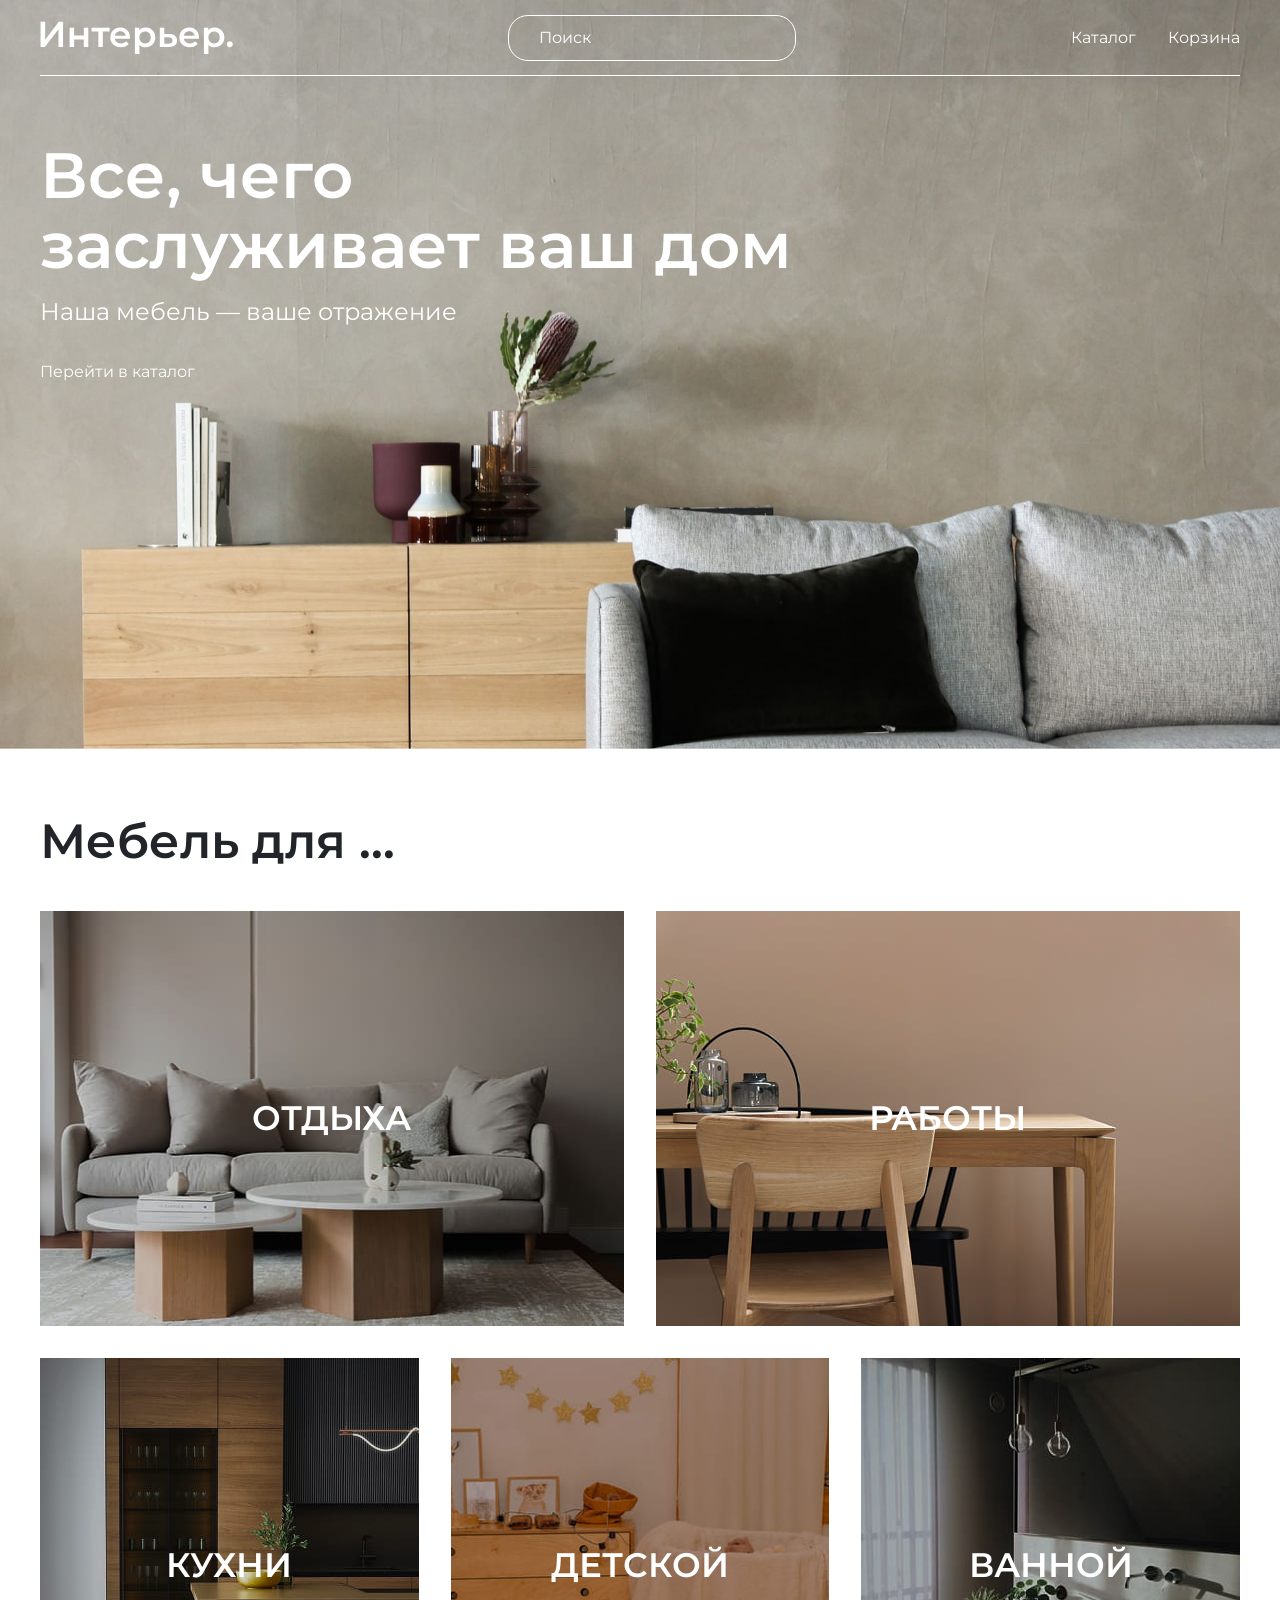
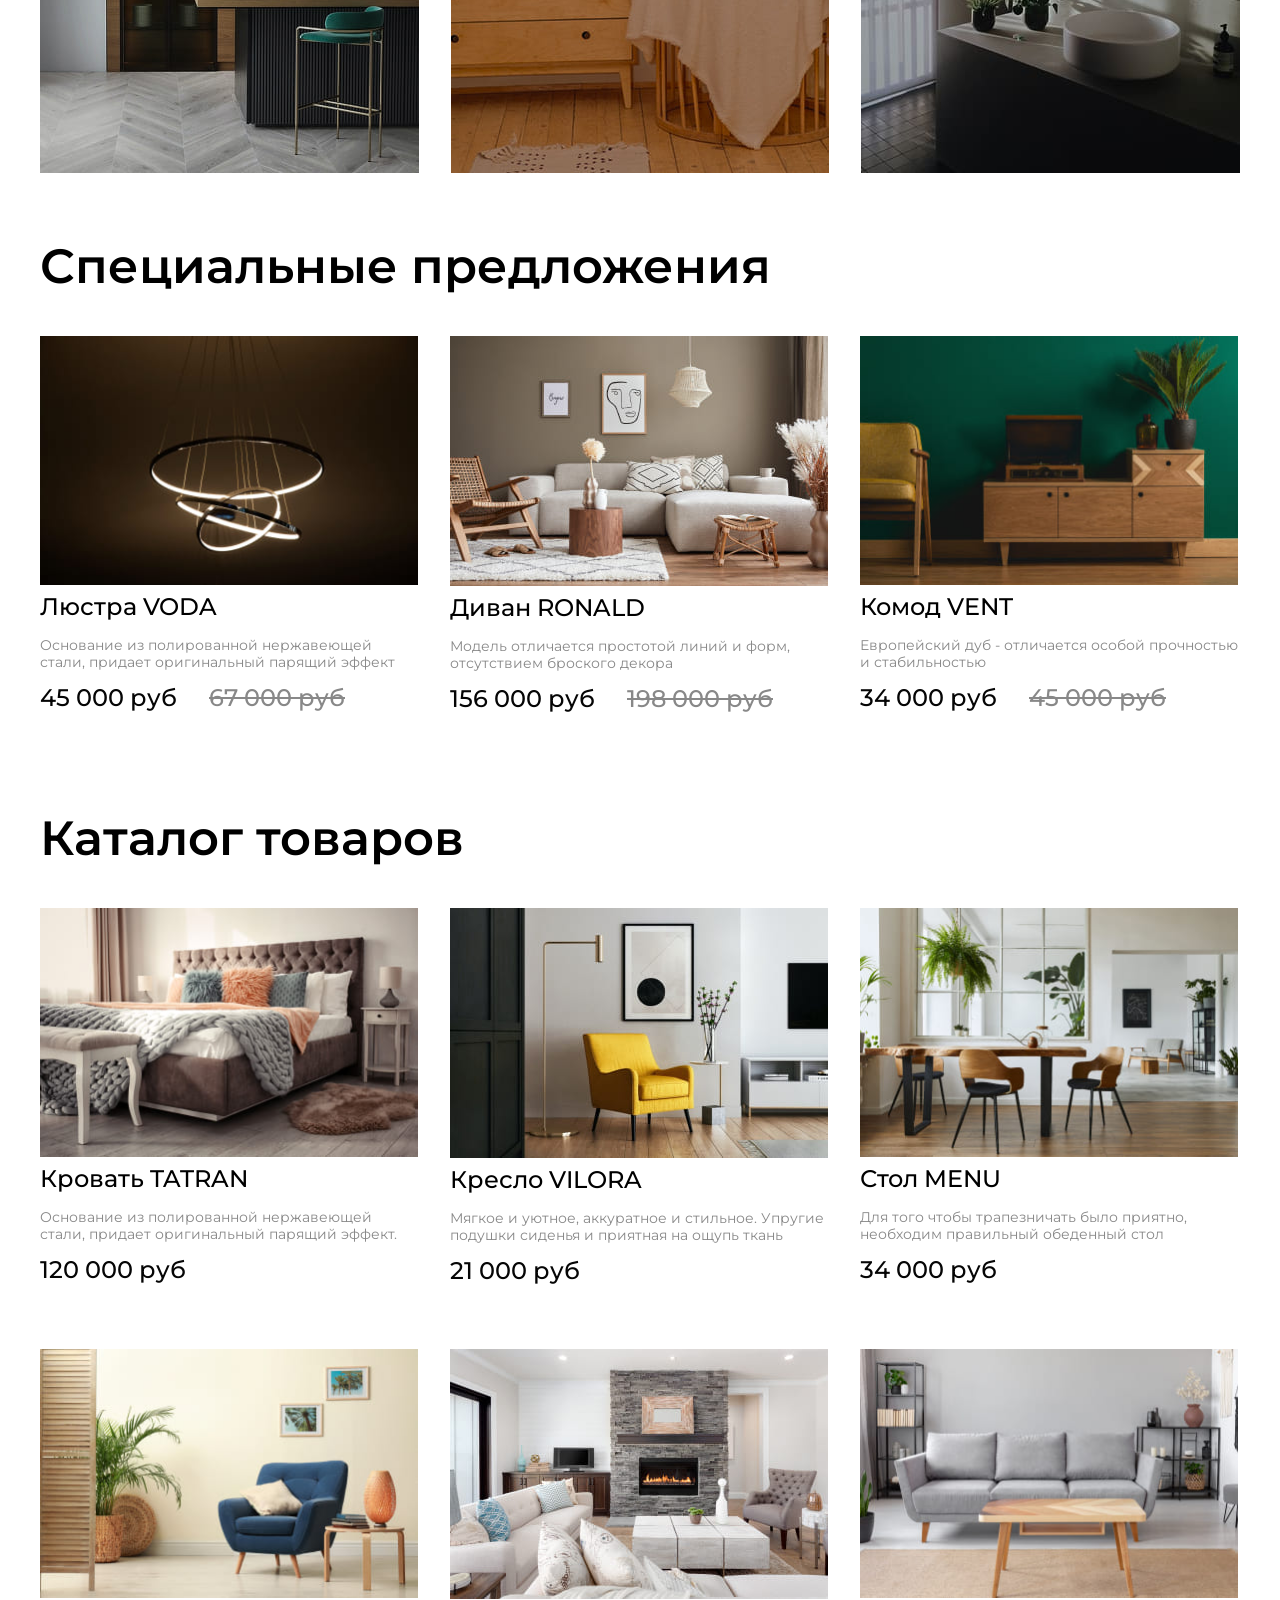
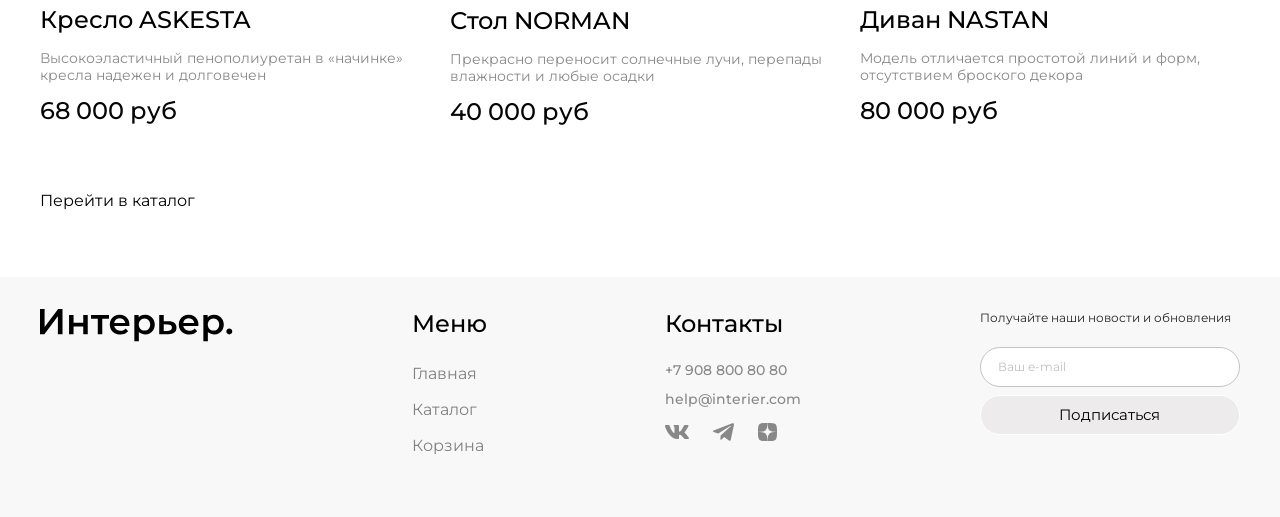
<file: index.html>
<!doctype html>
<html lang="en">

<head>
  <meta charset="UTF-8">
  <meta name="viewport" content="width=device-width, initial-scale=1.0">
  <title>Document</title>

  <!-- bootstrap -->
  <link href="https://cdn.jsdelivr.net/npm/bootstrap@5.3.8/dist/css/bootstrap.min.css" rel="stylesheet"
    integrity="sha384-sRIl4kxILFvY47J16cr9ZwB07vP4J8+LH7qKQnuqkuIAvNWLzeN8tE5YBujZqJLB" crossorigin="anonymous">

  <!-- fonts -->
  <link rel="preconnect" href="https://fonts.googleapis.com">
  <link rel="preconnect" href="https://fonts.gstatic.com" crossorigin>
  <link href="https://fonts.googleapis.com/css2?family=Montserrat:ital,wght@0,100..900;1,100..900&display=swap"
    rel="stylesheet">
  <link rel="stylesheet" href="css/style.css">
</head>

<body>
  <section class="hero-page center">
    <header class="header">
      <a href="index.html" class="header__link">
        <img src="img/logo.svg" alt="Logo" class="header__logo">
      </a>
      <input type="text" placeholder="Поиск" class="header__input">
      <nav>
        <ul class="header-list">
          <li class="header-item"><a href="catalog.html" class="header-item__link">Каталог</a></li>
          <li class="header-item"><a href="basket.html" class="header-item__link">Корзина</a></li>
        </ul>

        <div class="mobile-menu">
          <a href="#">
            <img src="img/searchMob.svg" alt="" class="mobile-menu__img">
          </a>
          <a href="catalog.html">
            <img src="img/catalogMob.svg" alt="" class="mobile-menu__img">
          </a>
          <a href="basket.html">
            <img src="img/basketMob.svg" alt="" class="mobile-menu__img">
          </a>
        </div>
      </nav>
    </header>
    <div class="hero">
      <h1 class="hero__title">Все, чего заслуживает ваш дом</h1>
      <p class="hero__text">Наша мебель — ваше отражение</p>
      <a href="catalog.html" class="hero__link">Перейти в каталог</a>
    </div>
  </section>


  <main class="center">

    <section>
      <div class="for">
        <h2 class="for__heading">
          Мебель для ...
        </h2>
        <div class="for-box">
          <div class="for-box__item for-box__item_big for-box__item_1">ОТДЫХА</div>
          <div class="for-box__item for-box__item_big for-box__item_2">РАБОТЫ</div>
          <div class="for-box__item for-box__item_3">КУХНИ</div>
          <div class="for-box__item for-box__item_4">ДЕТСКОЙ</div>
          <div class="for-box__item for-box__item_5">ВАННОЙ</div>
        </div>
      </div>
    </section>
    <!-- 2 Секция -->
    <section class="product">
      <h2 class="product__title">Специальные предложения</h2>
      <div class="product-cards">
        <div class="product-card">
          <div class="product-card__hover">
            <img src="img/busketImg.svg" alt="">
            <img src="img/likeImg.svg" alt="">
          </div>
          <img src="img/productCard1.jpg" width="300" alt="product1" class="product-card__img">
          <h3 class="product-card__title">Люстра VODA</h3>
          <p class="product-card__description">
            Основание из полированной нержавеющей стали, придает оригинальный парящий эффект
          </p>
          <div class="prace-card">
            <p class="prace-card__new">45 000 руб</p>
            <p class="prace-card__old">67 000 руб</p>
          </div>
        </div>
        <div class="product-card">
          <div class="product-card__hover">
            <img src="img/busketImg.svg" alt="">
            <img src="img/likeImg.svg" alt="">
          </div>
          <img src="img/productCard2.jpg" width="300" alt="product1" class="product-card__img">
          <h3 class="product-card__title">Диван RONALD</h3>
          <p class="product-card__description">
            Модель отличается простотой линий и форм, отсутствием броского декора
          </p>
          <div class="prace-card">
            <p class="prace-card__new">156 000 руб</p>
            <p class="prace-card__old">198 000 руб</p>
          </div>
        </div>
        <div class="product-card">
          <div class="product-card__hover">
            <img src="img/busketImg.svg" alt="">
            <img src="img/likeImg.svg" alt="">
          </div>
          <img src="img/productCard3.jpg" width="300" alt="product1" class="product-card__img">
          <h3 class="product-card__title">Комод VENT</h3>
          <p class="product-card__description">
            Европейский дуб - отличается особой прочностью и стабильностью
          </p>
          <div class="prace-card">
            <p class="prace-card__new">34 000 руб</p>
            <p class="prace-card__old">45 000 руб</p>
          </div>
        </div>
      </div>

    </section>

    <!-- 3 секция -->
    <section class="product">
      <h2 class="product__title">Каталог товаров</h2>
      <div class="product-cards">
        <div class="product-card">
          <div class="product-card__hover">
            <img src="img/busketImg.svg" alt="">
            <img src="img/likeImg.svg" alt="">
          </div>
          <img src="img/productCard4.jpg" width="300" alt="product1" class="product-card__img">
          <h3 class="product-card__title">Кровать TATRAN</h3>
          <p class="product-card__description">
            Основание из полированной нержавеющей стали, придает оригинальный парящий эффект.
          </p>
          <div class="prace-card">
            <p class="prace-card__new">120 000 руб</p>
          </div>
        </div>
        <div class="product-card">
          <div class="product-card__hover">
            <img src="img/busketImg.svg" alt="">
            <img src="img/likeImg.svg" alt="">
          </div>
          <img src="img/productCard5.jpg" width="300" alt="product1" class="product-card__img">
          <h3 class="product-card__title">Кресло VILORA</h3>
          <p class="product-card__description">
            Мягкое и уютное, аккуратное и стильное. Упругие подушки сиденья и приятная на ощупь ткань
          </p>
          <div class="prace-card">
            <p class="prace-card__new">21 000 руб</p>
          </div>
        </div>
        <div class="product-card">
          <div class="product-card__hover">
            <img src="img/busketImg.svg" alt="">
            <img src="img/likeImg.svg" alt="">
          </div>
          <img src="img/productCard6.jpg" width="300" alt="product1" class="product-card__img">
          <h3 class="product-card__title">Стол MENU</h3>
          <p class="product-card__description">
            Для того чтобы трапезничать было приятно, необходим правильный обеденный стол
          </p>
          <div class="prace-card">
            <p class="prace-card__new">34 000 руб</p>
          </div>
        </div>

        <div class="product-card">
          <div class="product-card__hover">
            <img src="img/busketImg.svg" alt="">
            <img src="img/likeImg.svg" alt="">
          </div>
          <img src="img/productCard7.jpg" width="300" alt="product1" class="product-card__img">
          <h3 class="product-card__title">Кресло ASKESTA</h3>
          <p class="product-card__description">
            Высокоэластичный пенополиуретан в «начинке» кресла надежен и долговечен
          </p>
          <div class="prace-card">
            <p class="prace-card__new">68 000 руб</p>
          </div>
        </div>
        <div class="product-card">
          <div class="product-card__hover">
            <img src="img/busketImg.svg" alt="">
            <img src="img/likeImg.svg" alt="">
          </div>
          <img src="img/productCard8.jpg" width="300" alt="product1" class="product-card__img">
          <h3 class="product-card__title">Стол NORMAN</h3>
          <p class="product-card__description">
            Прекрасно переносит солнечные лучи, перепады влажности и любые осадки
          </p>
          <div class="prace-card">
            <p class="prace-card__new">40 000 руб</p>
          </div>
        </div>
        <div class="product-card">
          <div class="product-card__hover">
            <img src="img/busketImg.svg" alt="">
            <img src="img/likeImg.svg" alt="">
          </div>
          <img src="img/productCard9.jpg" width="300" alt="product1" class="product-card__img">
          <h3 class="product-card__title">Диван NASTAN</h3>
          <p class="product-card__description">
            Модель отличается простотой линий и форм, отсутствием броского декора
          </p>
          <div class="prace-card">
            <p class="prace-card__new">80 000 руб</p>
          </div>
        </div>
      </div>

    </section>
    <div class="catalog">
      <a href="catalog.html" class="catalog__link">Перейти в каталог</a>
    </div>


  </main>
  <footer class="footer center">
    <a href="index.html" class="footer__link">
      <img src="img/logoFooter.svg" alt="Logo" class="footer__logo">
    </a>
    <div class="footer-menu">
      <h4 class="footer__title">Меню</h4>
      <nav>
        <ul class="footer-list">
          <li class="footer-item"><a class="footer-item__link" href="index.html">Главная</a></li>
          <li class="footer-item"><a class="footer-item__link" href="catalog.html">Каталог</a></li>
          <li class="footer-item"><a class="footer-item__link" href="basket.html">Корзина</a></li>
        </ul>
      </nav>
    </div>

    <div class="contact-box">
      <h4 class="contact-box__contacts"> Контакты</h4>
      <a href="tel:+79138827610" class="contact-box__link">+7 908 800 80 80</a>
      <a href="mailto:daniltsyplinov@mail.ru" class="contact-box__link">help@interier.com</a>
      <div>
        <a href="https://vk.ru/" class="contact-box__icon contact-box__icon_vk">
          <img src="img/vk.svg" alt="VK">
        </a>
        <a class="contact-box__icon" href="https://web.telegram.org/k/">
          <img src="img/telegram.svg" alt="Telegram">
        </a>
        <a class="contact-box__icon" href="https://dzen.ru/?utm_referrer=www.google.com">
          <img src="img/dzen.svg" alt="dzen">
        </a>
      </div>
    </div>
    <form action="#" class="form-footer">
      <label for="mail" class="form-footer__label">Получайте наши новости и обновления</label>
      <input type="email" name="mail" id="mail" required class="form-footer__input" placeholder="Ваш e-mail">
      <button type="submit" class="form-footer__button">Подписаться</button>
    </form>
  </footer>

  <!-- bootstrap -->
  <script src="https://cdn.jsdelivr.net/npm/bootstrap@5.3.8/dist/js/bootstrap.bundle.min.js"
    integrity="sha384-FKyoEForCGlyvwx9Hj09JcYn3nv7wiPVlz7YYwJrWVcXK/BmnVDxM+D2scQbITxI"
    crossorigin="anonymous"></script>
</body>

</html>
</file>
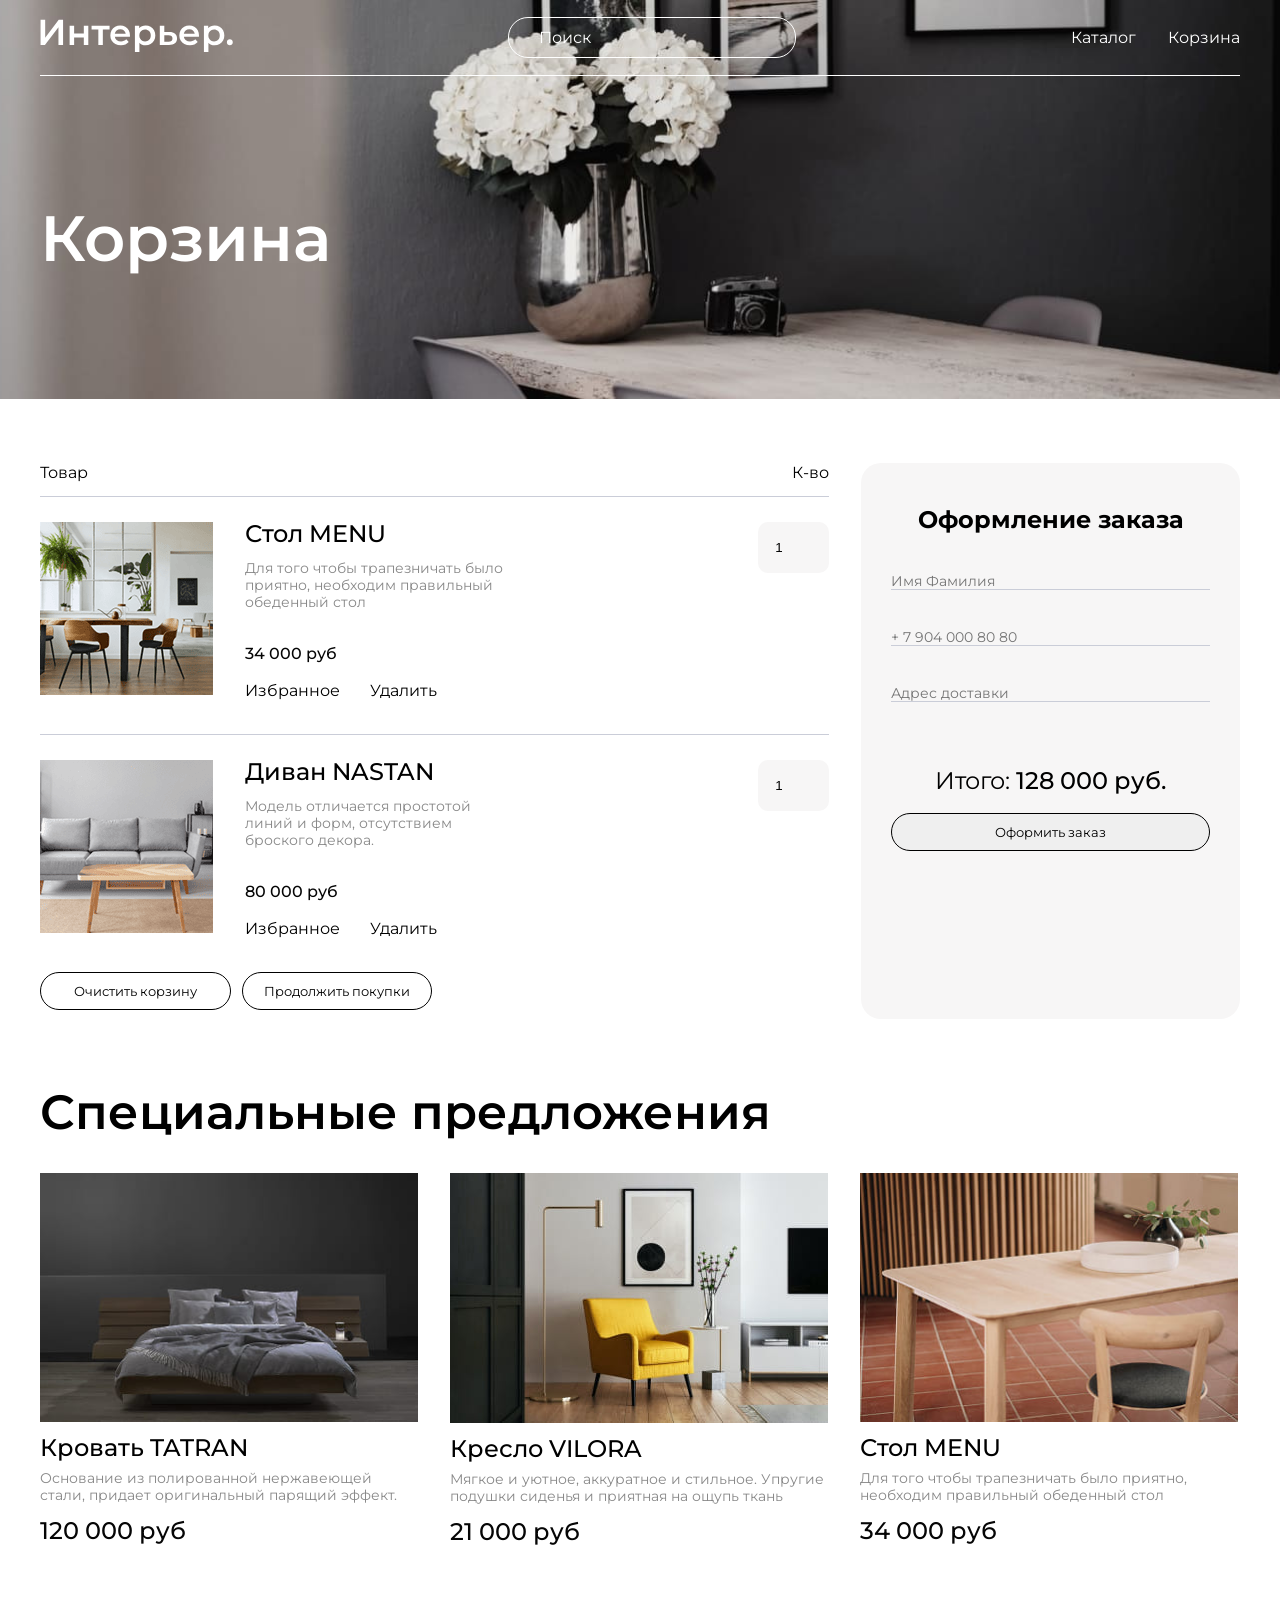
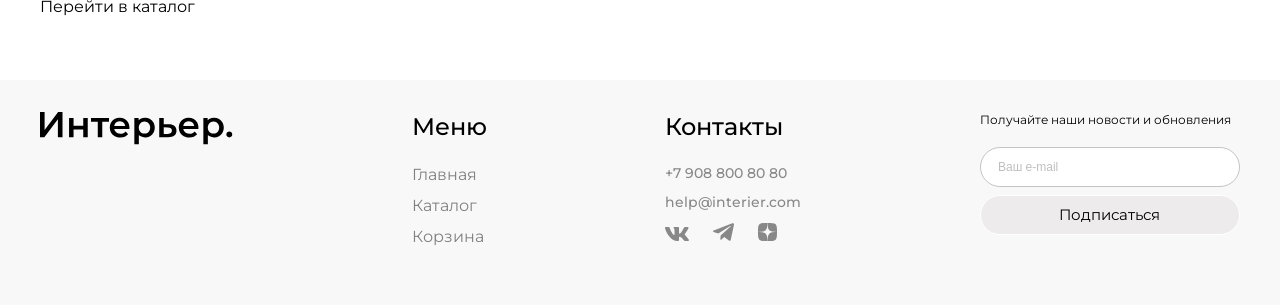
<file: basket.html>
<!doctype html>
<html lang="en">

<head>
    <meta charset="UTF-8">
    <meta name="viewport" content="width=device-width, initial-scale=1.0">
    <title>Document</title>
    <link rel="preconnect" href="https://fonts.googleapis.com">
    <link rel="preconnect" href="https://fonts.gstatic.com" crossorigin>
    <link href="https://fonts.googleapis.com/css2?family=Montserrat:ital,wght@0,100..900;1,100..900&display=swap"
        rel="stylesheet">
    <link rel="stylesheet" href="css/style.css">
</head>

<body>
    <section class="basket-page basket-page__catalog center">
        <header class="header">
            <a href="index.html" class="header__link">
                <img src="img/logo.svg" alt="Logo" class="header__logo">
            </a>
            <input type="text" placeholder="Поиск" class="header__input">
            <nav>
                <ul class="header-list">
                    <li class="header-item"><a href="catalog.html" class="header-item__link">Каталог</a></li>
                    <li class="header-item"><a href="basket.html" class="header-item__link">Корзина</a></li>
                </ul>

                <div class="mobile-menu">
                    <a href="#">
                        <img src="img/searchMob.svg" alt="" class="mobile-menu__img">
                    </a>
                    <a href="catalog.html">
                        <img src="img/catalogMob.svg" alt="" class="mobile-menu__img">
                    </a>
                    <a href="basket.html">
                        <img src="img/basketMob.svg" alt="" class="mobile-menu__img">
                    </a>
                </div>
            </nav>
        </header>
        <div class="hero-basket">
            <h1 class="hero-basket__title">Корзина</h1>
        </div>
    </section>
    <main class="center">
        <section class="cart">
            <div class="cart__content">
                <div class="cart__name-box">
                    <p class="cart-name">Товар</p>
                    <p class="cart-name">К-во</p>
                </div>
                <div class="cart__item">
                    <div class="cart__left">
                        <img src="img/busketImg1.png" alt="" class="cart__img">
                        <div class="cart__info">
                            <h2 class="cart__title">Стол MENU</h2>
                            <p class="cart__description">
                                Для того чтобы трапезничать было приятно, необходим правильный обеденный стол
                            </p>
                            <div class="cart__pracecard">
                                <p class="cart__pracecard-new">34 000 руб</p>
                            </div>
                            <div class="cart__link-box">
                                <a class="cart__link" href="#">Избранное</a>
                                <a class="cart__link" href="#">Удалить</a>
                            </div>
                        </div>
                    </div>
                    <input type="number" min="1" value="1" class="cart-count">
                </div>
                <div class="cart__item">
                    <div class="cart__left">
                        <img src="img/busketImg2.png" alt="" class="cart__img">
                        <div class="cart__info">
                            <h3 class="cart__title">Диван NASTAN</h3>
                            <p class="cart__description">
                                Модель отличается простотой линий и форм, отсутствием броского декора.
                            </p>
                            <div class="cart__pracecard">
                                <p class="cart__pracecard-new">80 000 руб</p>
                            </div>
                            <div class="cart__link-box">
                                <a class="cart__link" href="#">Избранное</a>
                                <a class="cart__link" href="#">Удалить</a>
                            </div>
                        </div>
                    </div>
                    <input type="number" min="1" value="1" class="cart-count">
                </div>
                <div class="buttons">
                    <button class="clear-busket">Очистить корзину</button>
                    <button class="continue-shopping">Продолжить покупки</button>
                </div>

            </div>

            <div class="cart__form">
                <h3 class="cart__form-title">Оформление заказа</h3>
                <form action="#" class="form" id="order">
                    <input type="text" class="form-inp form__name" placeholder="Имя Фамилия" required>
                    <input type="tel" class="form-inp form__name" placeholder="+ 7 904 000 80 80" required>
                    <input type="text" class="form-inp form__name" placeholder="Адрес доставки" required>
                </form>
                <div class="finish">
                    <div class="finish__title">
                        <p class="finish__info">Итого: <span class="finish__info-price">128 000 руб.</span></p>
                    </div>
                    <button class="finish__btn" type="submit" form="order">Оформить заказ</button>
                </div>
            </div>
        </section>

        <section class="product">
            <h2 class="product__heading">
                Специальные предложения
            </h2>
            <div class="product-cards">
                <div class="product-card">
                    <div class="product-card__hover">
                        <img src="img/busketImg.svg" alt="">
                        <img src="img/likeImg.svg" alt="">
                    </div>
                    <img src="img/productCard10.jpg" width="300" alt="product1" class="product-card__img">
                    <h3 class="product-card__title">Кровать TATRAN</h3>
                    <p class="product-card__description">
                        Основание из полированной нержавеющей стали, придает оригинальный парящий эффект.
                    </p>
                    <div class="prace-card">
                        <p class="prace-card__new">120 000 руб</p>
                    </div>
                </div>
                <div class="product-card">
                    <div class="product-card__hover">
                        <img src="img/busketImg.svg" alt="">
                        <img src="img/likeImg.svg" alt="">
                    </div>
                    <img src="img/productCard5.jpg" width="300" alt="product1" class="product-card__img">
                    <h3 class="product-card__title">Кресло VILORA</h3>
                    <p class="product-card__description">
                        Мягкое и уютное, аккуратное и стильное. Упругие подушки сиденья и приятная на ощупь ткань
                    </p>
                    <div class="prace-card">
                        <p class="prace-card__new">21 000 руб</p>
                    </div>
                </div>
                <div class="product-card">
                    <div class="product-card__hover">
                        <img src="img/busketImg.svg" alt="">
                        <img src="img/likeImg.svg" alt="">
                    </div>
                    <img src="img/productCard11.jpg" width="300" alt="product1" class="product-card__img">
                    <h3 class="product-card__title">Стол MENU</h3>
                    <p class="product-card__description">
                        Для того чтобы трапезничать было приятно, необходим правильный обеденный стол
                    </p>
                    <div class="prace-card">
                        <p class="prace-card__new">34 000 руб</p>
                    </div>
                </div>
            </div>
        </section>
        <div class="catalog">
            <a href="catalog.html" class="catalog__link">Перейти в каталог</a>
        </div>
    </main>
    <footer class="footer center">
        <a href="index.html" class="footer__link">
            <img src="img/logoFooter.svg" alt="Logo" class="footer__logo">
        </a>
        <div class="footer-menu">
            <h4 class="footer__title">Меню</h4>
            <nav>
                <ul class="footer-list">
                    <li class="footer-item"><a class="footer-item__link" href="index.html">Главная</a></li>
                    <li class="footer-item"><a class="footer-item__link" href="catalog.html">Каталог</a></li>
                    <li class="footer-item"><a class="footer-item__link" href="basket.html">Корзина</a></li>
                </ul>
            </nav>
        </div>

        <div class="contact-box">
            <h4 class="contact-box__contacts"> Контакты</h4>
            <a href="tel:+79138827610" class="contact-box__link">+7 908 800 80 80</a>
            <a href="mailto:daniltsyplinov@mail.ru" class="contact-box__link">help@interier.com</a>
            <div>
                <a href="https://vk.ru/" class="contact-box__icon contact-box__icon_vk">
                    <img src="img/vk.svg" alt="VK">
                </a>
                <a class="contact-box__icon" href="https://web.telegram.org/k/">
                    <img src="img/telegram.svg" alt="Telegram">
                </a>
                <a class="contact-box__icon" href="https://dzen.ru/?utm_referrer=www.google.com">
                    <img src="img/dzen.svg" alt="dzen">
                </a>
            </div>
        </div>
        <form action="#" class="form-footer">
            <label for="mail" class="form-footer__label">Получайте наши новости и обновления</label>
            <input type="email" name="mail" id="mail" required class="form-footer__input" placeholder="Ваш e-mail">
            <button type="submit" class="form-footer__button">Подписаться</button>
        </form>
    </footer>
</body>

</html>
</file>
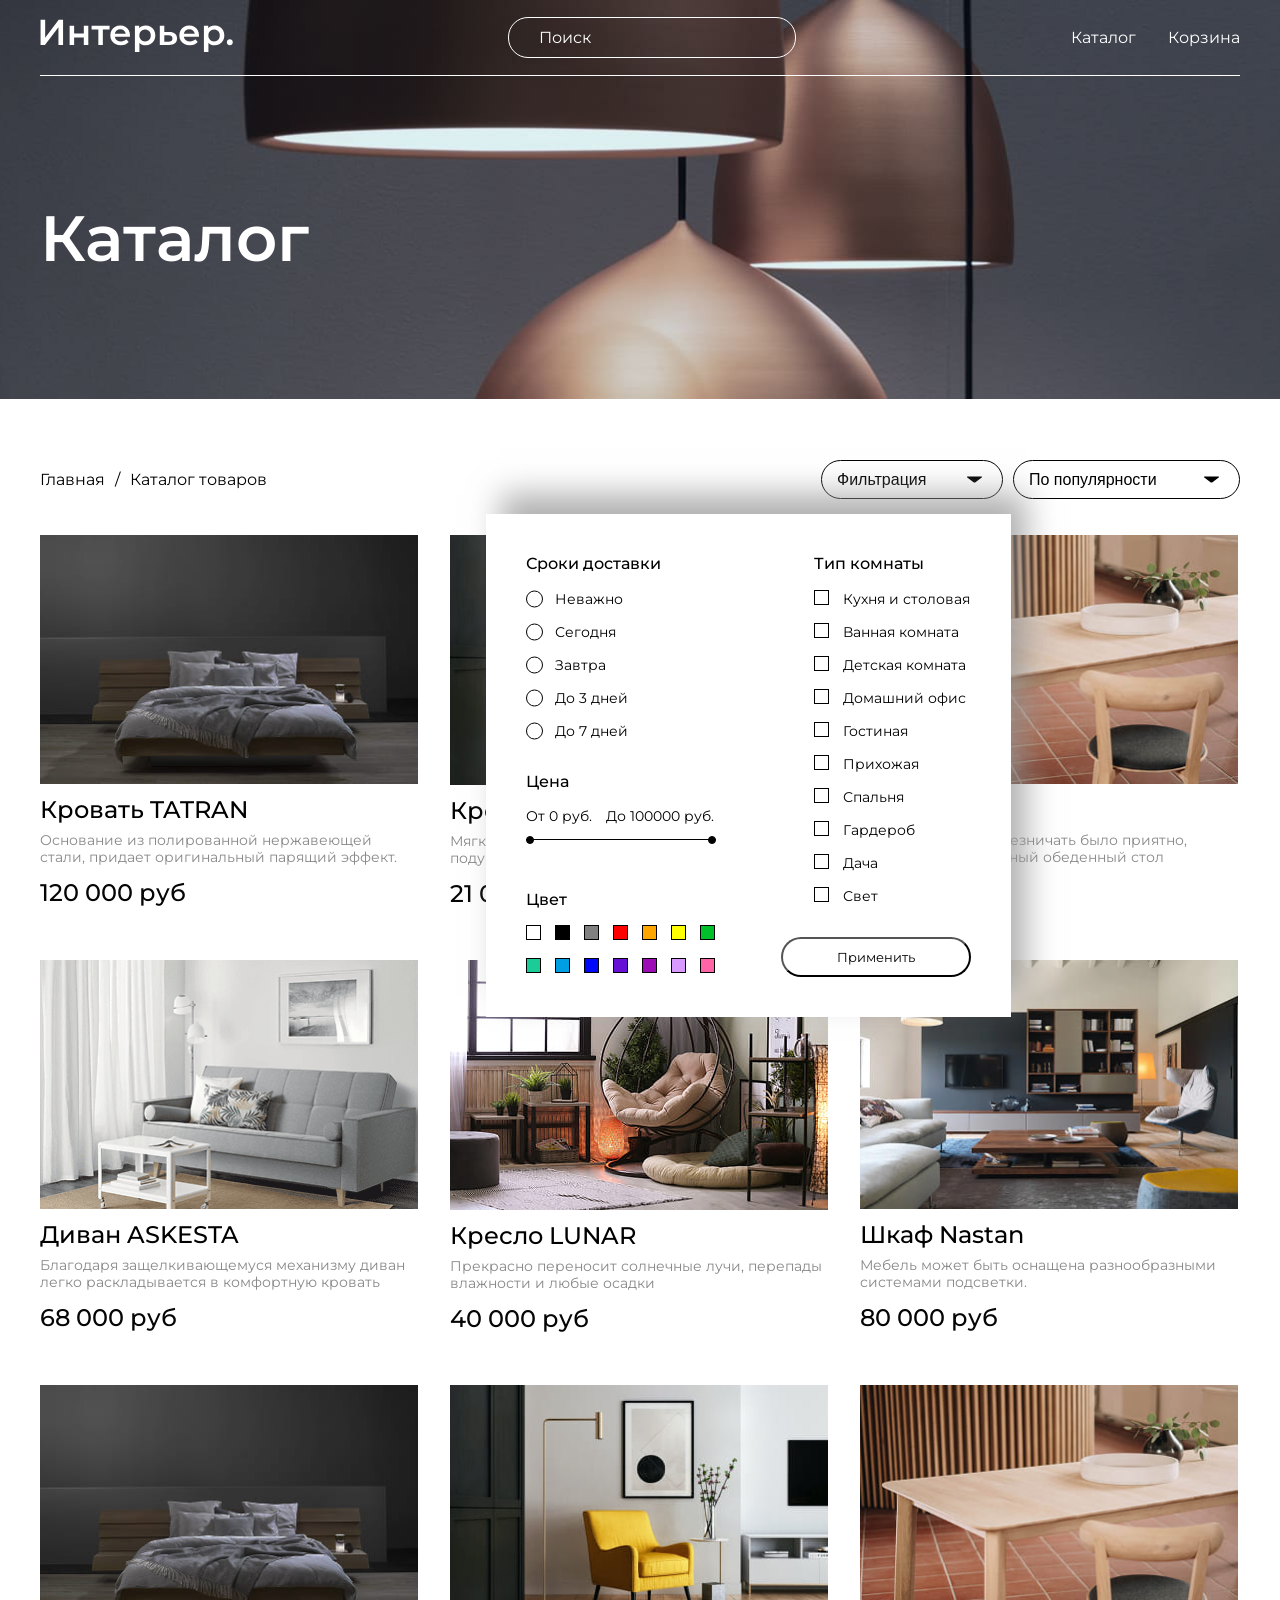
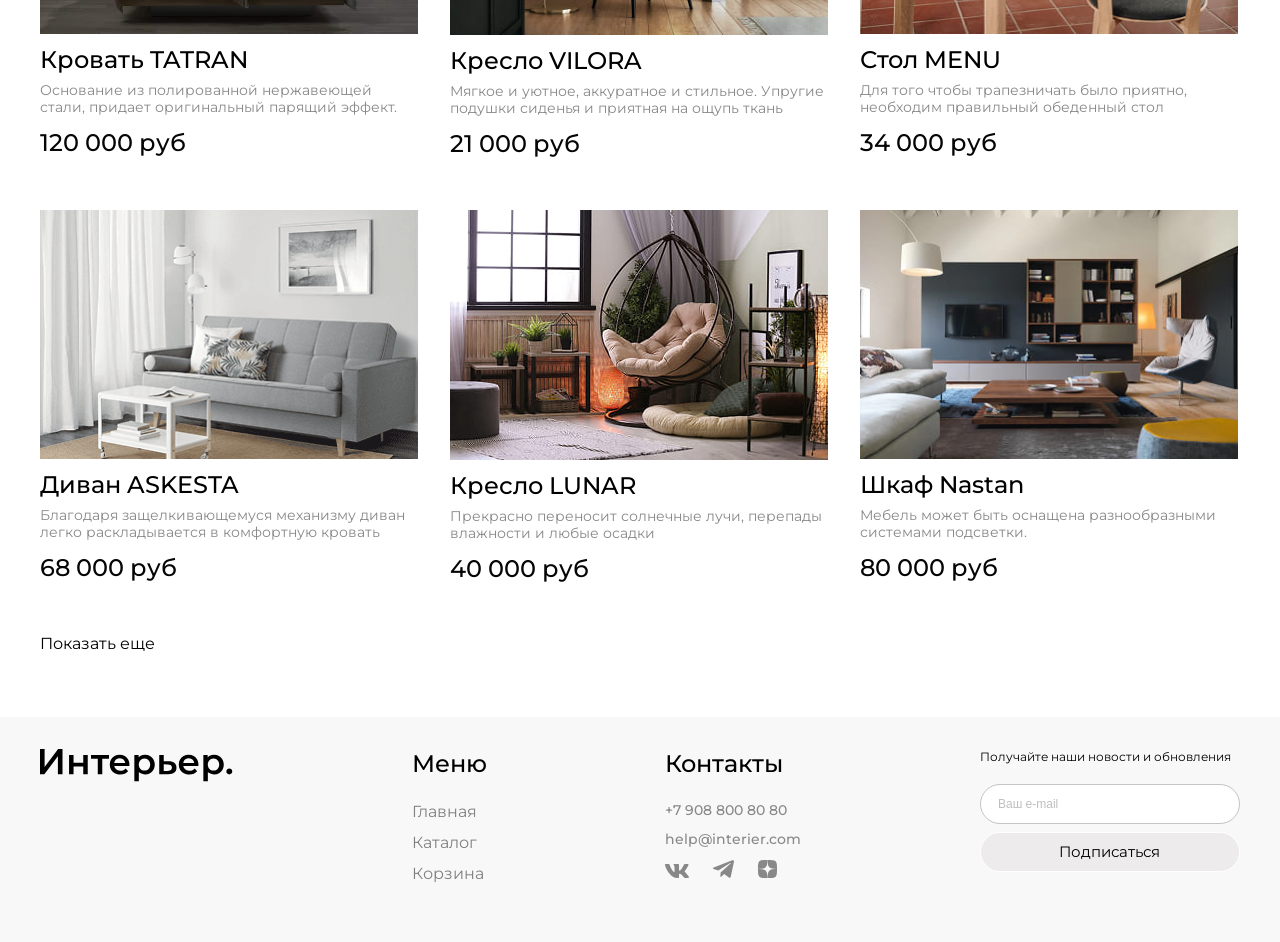
<file: catalog.html>
<!doctype html>
<html lang="en">

<head>
  <meta charset="UTF-8">
  <meta name="viewport" content="width=device-width, initial-scale=1.0">
  <title>Document</title>
  <link rel="preconnect" href="https://fonts.googleapis.com">
  <link rel="preconnect" href="https://fonts.gstatic.com" crossorigin>
  <link href="https://fonts.googleapis.com/css2?family=Montserrat:ital,wght@0,100..900;1,100..900&display=swap"
    rel="stylesheet">
  <link rel="stylesheet" href="css/style.css">
</head>

<body>
  <section class="hero-page hero-page__catalog center">
    <header class="header">
      <a href="index.html" class="header__link">
        <img src="img/logo.svg" alt="Logo" class="header__logo">
      </a>
      <input type="text" placeholder="Поиск" class="header__input">
      <nav>
        <ul class="header-list">
          <li class="header-item"><a href="catalog.html" class="header-item__link">Каталог</a></li>
          <li class="header-item"><a href="basket.html" class="header-item__link">Корзина</a></li>
        </ul>

        <div class="mobile-menu">
          <a href="#">
            <img src="img/searchMob.svg" alt="" class="mobile-menu__img">
          </a>
          <a href="catalog.html">
            <img src="img/catalogMob.svg" alt="" class="mobile-menu__img">
          </a>
          <a href="basket.html">
            <img src="img/basketMob.svg" alt="" class="mobile-menu__img">
          </a>
        </div>
      </nav>
    </header>
    <div class="hero-catalog">
      <h1 class="hero-catalog__title">Каталог</h1>
    </div>
  </section>
  <main class="center">
    <div class="catalog-toolbar">
      <nav>
        <div class="catalog-toolbar__furniture">
          <a href="index.html" class="catalog-toolbar__link">Главная</a>
          <span class="catalog-toolbar__separator">/</span>
          <a href="#" class="catalog-toolbar__link">Каталог товаров</a>
        </div>
      </nav>
      <div class="catalog-toolbar__controls">
        <div>
          <select class="catalog-toolbar__select catalog-toolbar__select--mini">
            <option value="">Фильтрация</option>
            <option value="cheap">Сначала дешевое</option>
            <option value="expensive">Сначала дорогое</option>
          </select>
        </div>
        <select class="catalog-toolbar__select">
          <option value="">По популярности</option>
        </select>

        <form class="popup-back" method="get">
          <div class="popup-delivery">
            <div class="popup-delivery__firtsBox">
              <fieldset class="popup-delivery__fieldset">
                <legend class="popup-delivery__title">Сроки доставки</legend>
                <div>
                  <input type="radio" id="anytime" name="delivery">
                  <label for="anytime">Неважно</label>
                </div>

                <div>
                  <input type="radio" id="today" name="delivery">
                  <label for="today">Сегодня</label>
                </div>

                <div>
                  <input type="radio" id="tomorrow" name="delivery">
                  <label for="tomorrow">Завтра</label>
                </div>

                <div>
                  <input type="radio" id="three-days" name="delivery">
                  <label for="three-days">До 3 дней</label>
                </div>

                <div>
                  <input type="radio" id="seven-days" name="delivery">
                  <label for="seven-days">До 7 дней</label>
                </div>
              </fieldset>
              <fieldset class="range-main">
                <legend class="range-main__title">Цена</legend>
                <div class="range-main__price">
                  <label>От <span>0</span> руб.</label>
                  <p>До 100000 руб.</p>
                </div>
                <div class="filter-box">
                  <input type="range" value="1" min="1" max="100000" class="range range-min">
                  <input type="range" value="100000" min="1" max="100000" class="range range-max">
                </div>
              </fieldset>
              <fieldset class="color-main">
                <legend class="color-main__title">Цвет</legend>
                <div class="color-main__chooise">
                  <div>
                    <input type="checkbox" class="color color--white">
                  </div>
                  <div>
                    <input type="checkbox" class="color color--black">
                  </div>
                  <div>
                    <input type="checkbox" class="color color--gray">
                  </div>
                  <div>
                    <input type="checkbox" class="color color--red">
                  </div>
                  <div>
                    <input type="checkbox" class="color color--orange">
                  </div>
                  <div>
                    <input type="checkbox" class="color color--yellow">
                  </div>
                  <div>
                    <input type="checkbox" class="color color--green">
                  </div>
                  <div>
                    <input type="checkbox" class="color color--lightGreen">
                  </div>

                  <div>
                    <input type="checkbox" class="color color--lightBlue">
                  </div>
                  <div>
                    <input type="checkbox" class="color color--blue">
                  </div>
                  <div>
                    <input type="checkbox" class="color color--purple">
                  </div>
                  <div>
                    <input type="checkbox" class="color color--lightPurple">
                  </div>
                  <div>
                    <input type="checkbox" class="color color--pink">
                  </div>
                  <div>
                    <input type="checkbox" class="color color--lightPink">
                  </div>
                </div>
              </fieldset>
            </div>

            <div class="popup-delivery__secondBox">
              <fieldset class="popup-room">
                <legend class="popup-room__title">Тип комнаты</legend>
                <div>
                  <input type="checkbox" id="kitchen">
                  <label for="kitchen">Кухня и столовая</label>
                </div>

                <div>
                  <input type="checkbox" id="bathroom">
                  <label for="bathroom">Ванная комната</label>
                </div>

                <div>
                  <input type="checkbox" id="kids-room">
                  <label for="kids-room">Детская комната</label>
                </div>

                <div>
                  <input type="checkbox" id="home-office">
                  <label for="home-office">Домашний офис</label>
                </div>

                <div>
                  <input type="checkbox" id="living-room">
                  <label for="living-room">Гостиная</label>
                </div>

                <div>
                  <input type="checkbox" id="hallway">
                  <label for="hallway">Прихожая</label>
                </div>

                <div>
                  <input type="checkbox" id="bedroom">
                  <label for="bedroom">Спальня</label>
                </div>

                <div>
                  <input type="checkbox" id="wardrobe">
                  <label for="wardrobe">Гардероб</label>
                </div>

                <div>
                  <input type="checkbox" id="country-house">
                  <label for="country-house">Дача</label>
                </div>

                <div>
                  <input type="checkbox" id="light">
                  <label for="light">Свет</label>
                </div>
              </fieldset>
              <button class="popup-delivery__apply">Применить</button>
            </div>

          </div>
        </form>
      </div>
    </div>

    <section class="product">
      <div class="product-cards">
        <div class="product-card">
          <div class="product-card__hover">
            <img src="img/busketImg.svg" alt="">
            <img src="img/likeImg.svg" alt="">
          </div>
          <img src="img/productCard10.jpg" width="300" alt="product1" class="product-card__img">
          <h2 class="product-card__title">Кровать TATRAN</h2>
          <p class="product-card__description">
            Основание из полированной нержавеющей стали, придает оригинальный парящий эффект.
          </p>
          <div class="prace-card">
            <p class="prace-card__new">120 000 руб</p>
          </div>
        </div>
        <div class="product-card">
          <div class="product-card__hover">
            <img src="img/busketImg.svg" alt="">
            <img src="img/likeImg.svg" alt="">
          </div>
          <img src="img/productCard5.jpg" width="300" alt="product1" class="product-card__img">
          <h3 class="product-card__title">Кресло VILORA</h3>
          <p class="product-card__description">
            Мягкое и уютное, аккуратное и стильное. Упругие подушки сиденья и приятная на ощупь ткань
          </p>
          <div class="prace-card">
            <p class="prace-card__new">21 000 руб</p>
          </div>
        </div>
        <div class="product-card">
          <div class="product-card__hover">
            <img src="img/busketImg.svg" alt="">
            <img src="img/likeImg.svg" alt="">
          </div>
          <img src="img/productCard11.jpg" width="300" alt="product1" class="product-card__img">
          <h3 class="product-card__title">Стол MENU</h3>
          <p class="product-card__description">
            Для того чтобы трапезничать было приятно, необходим правильный обеденный стол
          </p>
          <div class="prace-card">
            <p class="prace-card__new">34 000 руб</p>
          </div>
        </div>

        <div class="product-card">
          <div class="product-card__hover">
            <img src="img/busketImg.svg" alt="">
            <img src="img/likeImg.svg" alt="">
          </div>
          <img src="img/productCard12.png" width="300" alt="product1" class="product-card__img">
          <h3 class="product-card__title">Диван ASKESTA</h3>
          <p class="product-card__description">
            Благодаря защелкивающемуся механизму диван легко раскладывается в комфортную кровать
          </p>
          <div class="prace-card">
            <p class="prace-card__new">68 000 руб</p>
          </div>
        </div>
        <div class="product-card">
          <div class="product-card__hover">
            <img src="img/busketImg.svg" alt="">
            <img src="img/likeImg.svg" alt="">
          </div>
          <img src="img/productCard13.jpg" width="300" alt="product1" class="product-card__img">
          <h3 class="product-card__title">Кресло LUNAR</h3>
          <p class="product-card__description">
            Прекрасно переносит солнечные лучи, перепады влажности и любые осадки
          </p>
          <div class="prace-card">
            <p class="prace-card__new">40 000 руб</p>
          </div>
        </div>
        <div class="product-card">
          <div class="product-card__hover">
            <img src="img/busketImg.svg" alt="">
            <img src="img/likeImg.svg" alt="">
          </div>
          <img src="img/productCard14.jpg" width="300" alt="product1" class="product-card__img">
          <h3 class="product-card__title">Шкаф Nastan</h3>
          <p class="product-card__description">
            Мебель может быть оснащена разнообразными системами подсветки.
          </p>
          <div class="prace-card">
            <p class="prace-card__new">80 000 руб</p>
          </div>
        </div>
        <div class="product-card">
          <div class="product-card__hover">
            <img src="img/busketImg.svg" alt="">
            <img src="img/likeImg.svg" alt="">
          </div>
          <img src="img/productCard10.jpg" width="300" alt="product1" class="product-card__img">
          <h3 class="product-card__title">Кровать TATRAN</h3>
          <p class="product-card__description">
            Основание из полированной нержавеющей стали, придает оригинальный парящий эффект.
          </p>
          <div class="prace-card">
            <p class="prace-card__new">120 000 руб</p>
          </div>
        </div>
        <div class="product-card">
          <div class="product-card__hover">
            <img src="img/busketImg.svg" alt="">
            <img src="img/likeImg.svg" alt="">
          </div>
          <img src="img/productCard5.jpg" width="300" alt="product1" class="product-card__img">
          <h3 class="product-card__title">Кресло VILORA</h3>
          <p class="product-card__description">
            Мягкое и уютное, аккуратное и стильное. Упругие подушки сиденья и приятная на ощупь ткань
          </p>
          <div class="prace-card">
            <p class="prace-card__new">21 000 руб</p>
          </div>
        </div>
        <div class="product-card">
          <div class="product-card__hover">
            <img src="img/busketImg.svg" alt="">
            <img src="img/likeImg.svg" alt="">
          </div>
          <img src="img/productCard11.jpg" width="300" alt="product1" class="product-card__img">
          <h3 class="product-card__title">Стол MENU</h3>
          <p class="product-card__description">
            Для того чтобы трапезничать было приятно, необходим правильный обеденный стол
          </p>
          <div class="prace-card">
            <p class="prace-card__new">34 000 руб</p>
          </div>
        </div>

        <div class="product-card">
          <div class="product-card__hover">
            <img src="img/busketImg.svg" alt="">
            <img src="img/likeImg.svg" alt="">
          </div>
          <img src="img/productCard12.png" width="300" alt="product1" class="product-card__img">
          <h3 class="product-card__title">Диван ASKESTA</h3>
          <p class="product-card__description">
            Благодаря защелкивающемуся механизму диван легко раскладывается в комфортную кровать
          </p>
          <div class="prace-card">
            <p class="prace-card__new">68 000 руб</p>
          </div>
        </div>
        <div class="product-card">
          <div class="product-card__hover">
            <img src="img/busketImg.svg" alt="">
            <img src="img/likeImg.svg" alt="">
          </div>
          <img src="img/productCard13.jpg" width="300" alt="product1" class="product-card__img">
          <h3 class="product-card__title">Кресло LUNAR</h3>
          <p class="product-card__description">
            Прекрасно переносит солнечные лучи, перепады влажности и любые осадки
          </p>
          <div class="prace-card">
            <p class="prace-card__new">40 000 руб</p>
          </div>
        </div>
        <div class="product-card">
          <div class="product-card__hover">
            <img src="img/busketImg.svg" alt="">
            <img src="img/likeImg.svg" alt="">
          </div>
          <img src="img/productCard14.jpg" width="300" alt="product1" class="product-card__img">
          <h3 class="product-card__title">Шкаф Nastan</h3>
          <p class="product-card__description">
            Мебель может быть оснащена разнообразными системами подсветки.
          </p>
          <div class="prace-card">
            <p class="prace-card__new">80 000 руб</p>
          </div>
        </div>
      </div>
    </section>
    <div class="catalog">
      <a href="catalog.html" class="catalog__link">Показать еще</a>
    </div>
  </main>
  <footer class="footer center">
    <a href="index.html" class="footer__link">
      <img src="img/logoFooter.svg" alt="Logo" class="footer__logo">
    </a>
    <div class="footer-menu">
      <h4 class="footer__title">Меню</h4>
      <nav>
        <ul class="footer-list">
          <li class="footer-item"><a class="footer-item__link" href="index.html">Главная</a></li>
          <li class="footer-item"><a class="footer-item__link" href="catalog.html">Каталог</a></li>
          <li class="footer-item"><a class="footer-item__link" href="basket.html">Корзина</a></li>
        </ul>
      </nav>
    </div>

    <div class="contact-box">
      <h4 class="contact-box__contacts"> Контакты</h4>
      <a href="tel:+79138827610" class="contact-box__link">+7 908 800 80 80</a>
      <a href="mailto:daniltsyplinov@mail.ru" class="contact-box__link">help@interier.com</a>
      <div>
        <a href="https://vk.ru/" class="contact-box__icon contact-box__icon_vk">
          <img src="img/vk.svg" alt="VK">
        </a>
        <a class="contact-box__icon" href="https://web.telegram.org/k/">
          <img src="img/telegram.svg" alt="Telegram">
        </a>
        <a class="contact-box__icon" href="https://dzen.ru/?utm_referrer=www.google.com">
          <img src="img/dzen.svg" alt="dzen">
        </a>
      </div>
    </div>
    <form action="#" class="form-footer">
      <label for="mail" class="form-footer__label">Получайте наши новости и обновления</label>
      <input type="email" name="mail" id="mail" required class="form-footer__input" placeholder="Ваш e-mail">
      <button type="submit" class="form-footer__button">Подписаться</button>
    </form>
  </footer>
</body>

</html>
</file>
<file: css/style.css>
@charset "UTF-8";
@import 'style.css';
@keyframes buttonAnimation {
  0% {
    color: rgb(0, 0, 0);
    background: rgba(222, 215, 215, 0.41);
  }
  50% {
    color: rgb(255, 255, 255);
    background-color: #000000;
  }
  100% {
    color: rgb(0, 0, 0);
    background: rgba(222, 215, 215, 0.41);
  }
}
ul,
ol {
  padding: 0;
  margin: 0;
}

button {
  font-family: "Montserrat";
}

body {
  font-family: "Montserrat";
  font-weight: 400;
}

* {
  margin: 0;
  padding: 0;
  box-sizing: border-box;
}

a {
  text-decoration: none;
}

a:not(.contact-box__icon):hover {
  text-decoration: underline;
}

.center {
  padding-left: calc(50% - 600px);
  padding-right: calc(50% - 600px);
}

/* header */
.hero-page {
  background-image: url(../img/heroPage.jpg);
  background-repeat: no-repeat;
  background-size: cover;
  background-position: bottom;
  color: #ffffff;
}

.header {
  display: flex;
  height: 76px;
  justify-content: space-between;
  align-items: center;
  border-bottom: 0.5px solid #ffffff;
}
.header__link:hover {
  transform: scale(0.9);
}
.header-list {
  display: flex;
  gap: 32px;
}
.header-item {
  list-style: none;
}
.header-item__link {
  font-size: 16px;
  line-height: 32px;
  color: rgb(255, 255, 255);
}
.header__input {
  border: 1px #ffffff solid;
  outline: none;
  border-radius: 20px;
  padding: 10px 30px;
  max-width: 288px;
  width: 100%;
  background-color: rgba(139, 69, 19, 0);
  font: inherit;
}
.header__input::-moz-placeholder {
  color: #ffffff;
}
.header__input::placeholder {
  color: #ffffff;
}

.hero {
  padding-top: 64px;
  padding-bottom: 365px;
}
.hero__title {
  font-weight: 600;
  font-size: 64px;
  line-height: 70px;
  margin: 0 0 16px 0;
  max-width: 760px;
}
.hero__text {
  font-size: 24px;
  line-height: 32px;
  padding-bottom: 16px;
}
.hero__link {
  font-size: 16px;
  line-height: 24px;
  color: #ffffff;
}

.for__heading {
  font-size: 48px;
  font-weight: 600;
  padding: 64px 0 32px 0;
}

.for-box {
  display: grid;
  gap: 32px;
  grid-template-columns: repeat(12, 1fr);
}
.for-box__item {
  background-size: 100% 100%;
  height: 415px;
  grid-column: span 4;
  font-size: 34px;
  font-weight: 600;
  color: #ffffff;
  display: flex;
  align-items: center;
  justify-content: center;
}
.for-box__item_big {
  grid-column: span 6;
}
.for-box__item_1 {
  background-image: url(../img/grid1.jpg);
}
.for-box__item_2 {
  background-image: url(../img/grid2.jpg);
}
.for-box__item_3 {
  background-image: url(../img/grid3.jpg);
}
.for-box__item_4 {
  background-image: url(../img/grid4.jpg);
}
.for-box__item_5 {
  background-image: url(../img/grid5.jpg);
}

.product__title {
  font-weight: 600;
  font-size: 48px;
  line-height: 59px;
  color: #000000;
  padding: 64px 0 32px 0;
}

.product__heading {
  font-size: 48px;
  font-weight: 600;
  padding-bottom: 32px;
}

.product-cards {
  display: flex;
  gap: 32px;
  flex-wrap: wrap;
}

.product-card {
  max-width: 378px;
  min-height: 377px;
  margin-bottom: 16px;
  transition: all 0.2s;
  position: relative;
  overflow: hidden;
}
.product-card__hover {
  position: absolute;
  top: -24px;
  right: 10px;
  height: 24px;
  transition: top 0.2s ease;
}
.product-card__hover img {
  cursor: pointer;
}
.product-card__hover img:first-child {
  margin-right: 21px;
}
.product-card:hover {
  transform: scale(1.05);
  box-shadow: 15px 0px 20px rgba(75, 75, 75, 0.331);
}
.product-card:hover .product-card__hover {
  top: 10px;
}
.product-card__img {
  width: 100%;
}
.product-card__title {
  padding: 10px 0;
  font-weight: 500;
  font-size: 24px;
  line-height: 100%;
  color: #000000;
}
.product-card__description {
  font-size: 14px;
  line-height: 17px;
  color: #888888;
  margin-bottom: 12px;
}

.prace-card {
  display: flex;
}
.prace-card__new {
  font-weight: 500;
  font-size: 24px;
  line-height: 29px;
  color: #050505;
}
.prace-card__old {
  font-weight: 500;
  font-size: 24px;
  line-height: 29px;
  text-decoration-line: line-through;
  color: #888888;
  margin-left: 32px;
}

.catalog {
  padding: 31px 0 64px 0;
}
.catalog__link {
  color: #000000;
}

.footer {
  background-color: #f8f8f8;
  padding-top: 32px;
  padding-bottom: 59px;
  display: flex;
  justify-content: space-between;
  flex-wrap: wrap;
}
.footer-menu {
  display: flex;
  flex-direction: column;
  gap: 12px;
}
.footer__title {
  font-weight: 500;
  font-size: 24px;
  line-height: 29px;
  color: #000000;
  margin-bottom: 12px;
}
.footer-list {
  display: flex;
  flex-direction: column;
  gap: 12px;
}
.footer-item {
  list-style: none;
}
.footer-item__link {
  color: grey;
}

.contact-box {
  display: flex;
  flex-direction: column;
  gap: 12px;
}
.contact-box__icon {
  margin-left: 20px;
  text-decoration: none;
}
.contact-box__icon:hover img {
  filter: brightness(0);
}
.contact-box__icon_vk {
  margin-left: 0;
}
.contact-box__contacts {
  font-weight: 500;
  font-size: 24px;
  line-height: 29px;
  color: #000000;
  margin-bottom: 12px;
}
.contact-box__link {
  font-weight: 500;
  font-size: 14px;
  line-height: 17px;
  color: #888888;
  text-decoration: none;
}

.form-footer {
  display: flex;
  flex-direction: column;
  gap: 8px;
}
.form-footer__label {
  margin-bottom: 12px;
  font-size: 12px;
}
.form-footer__input {
  background: #ffffff;
  border: 1px solid #c4c4c4;
  box-sizing: border-box;
  border-radius: 20px;
  font-weight: normal;
  font-size: 12px;
  line-height: 18px;
  color: #c4c4c4;
  height: 40px;
  width: 260px;
  padding: 12px 0 12px 17px;
}
.form-footer__input::-moz-placeholder {
  color: rgb(191, 191, 191);
}
.form-footer__input::placeholder {
  color: rgb(191, 191, 191);
}
.form-footer__input:focus {
  outline: none;
}
.form-footer__button {
  cursor: pointer;
  background: rgba(222, 215, 215, 0.41);
  border: 1px solid #ffffff;
  box-sizing: border-box;
  border-radius: 20px;
  width: 260px;
  height: 46px;
  font-size: 15px;
  line-height: 18px;
  color: #000000;
  height: 40px;
  overflow: hidden;
  position: relative;
  transition: background-color 0.3s ease, color 0.3s ease;
  animation: buttonAnimation 1s ease;
}

/* CATALOG */
.hero-page__catalog {
  background-image: url(../img/heroPageCatalog.jpg);
  background-repeat: no-repeat;
  background-size: cover;
  background-position: bottom;
  color: #ffffff;
}

.hero-catalog {
  padding-top: 127px;
  padding-bottom: 126px;
}

.hero-catalog__title {
  font-weight: 600;
  font-size: 64px;
  line-height: 70px;
  max-width: 760px;
}

.hero_catalog {
  padding-top: 127px;
  padding-bottom: 126px;
}
.hero_catalog__title {
  font-weight: 600;
  font-size: 64px;
  line-height: 70px;
  max-width: 760px;
}

.catalog-toolbar {
  padding: 61px 0 36px 0;
  display: flex;
  justify-content: space-between;
  align-items: center;
}
.catalog-toolbar__furniture {
  display: flex;
  gap: 10px;
  font-size: 16px;
  font-weight: 400;
}
.catalog-toolbar__link, .catalog-toolbar_separator {
  color: #000000;
}
.catalog-toolbar__controls {
  position: relative;
  display: flex;
  gap: 10px;
}
.catalog-toolbar__select {
  width: 227px;
  -webkit-appearance: none;
  -moz-appearance: none;
  appearance: none;
  border: 1px #000000 solid;
  border-radius: 20px;
  padding: 10px 40px 10px 15px;
  background-color: #ffffff;
  font-size: 16px;
  background-image: url("data:image/svg+xml;charset=US-ASCII,%3Csvg%20xmlns%3D%22http%3A%2F%2Fwww.w3.org%2F2000%2Fsvg%22%20width%3D%22292.4%22%20height%3D%22292.4%22%3E%3Cpath%20fill%3D%22%23000000%22%20d%3D%22M287%2069.4a17.6%2017.6%200%200%200-13-5.4H18.4c-5%200-9.3%201.8-12.9%205.4A17.6%2017.6%200%200%200%200%2082.2c0%205%201.8%209.3%205.4%2012.9l128%20127.9c3.6%203.6%207.8%205.4%2012.8%205.4s9.2-1.8%2012.8-5.4L287%2095c3.5-3.5%205.4-7.8%205.4-12.8%200-5-1.9-9.2-5.5-12.8z%22%2F%3E%3C%2Fsvg%3E");
  background-position: calc(100% - 20px);
  background-size: 15px 11px;
  background-repeat: no-repeat;
  cursor: pointer;
}
.catalog-toolbar__select--mini {
  width: 182px;
}

.popup-back {
  position: absolute;
  width: 525px;
  height: 100%;
  top: 54px;
  left: -80%;
  z-index: 1;
}

.popup-delivery {
  box-shadow: 15px -20px 30px rgba(147, 147, 147, 0.7411764706);
  width: 525px;
  background-color: white;
  padding: 40px;
  display: flex;
  justify-content: space-between;
}
.popup-delivery__firtsBox, .popup-delivery__secondBox {
  display: flex;
  flex-direction: column;
  gap: 32px;
}
.popup-delivery__firtsBox {
  width: 190.5px;
}
.popup-delivery__secondBox {
  width: 190px;
  justify-content: space-between;
}
.popup-delivery__secondBox input {
  display: none;
}
.popup-delivery__secondBox label {
  padding-left: 29px;
  position: relative;
  cursor: pointer;
}
.popup-delivery__secondBox input + label::before {
  box-sizing: border-box;
  content: "";
  position: absolute;
  top: 0;
  left: 0;
  width: 15px;
  height: 15px;
  border: 1px black solid;
  border-radius: 0px;
}
.popup-delivery__secondBox input:checked + label::after {
  content: "✓";
  position: absolute;
  top: 0;
  left: 3px;
  width: 15px;
  height: 15px;
}
.popup-delivery label {
  font-size: 14px;
  font-weight: 400;
}
.popup-delivery__title {
  font-weight: 500;
  font-size: 16px;
  margin-bottom: 16px;
}
.popup-delivery__fieldset {
  display: flex;
  flex-direction: column;
  gap: 14px;
  border: none;
}
.popup-delivery__fieldset input {
  display: none;
}
.popup-delivery__fieldset input + label {
  padding-left: 29px;
  position: relative;
  cursor: pointer;
}
.popup-delivery__fieldset input + label::before {
  content: "";
  position: absolute;
  left: 0;
  top: 50%;
  transform: translateY(-50%);
  width: 15px;
  height: 15px;
  border: 1px black solid;
  border-radius: 20px;
}
.popup-delivery__fieldset input:checked + label::after {
  content: "✓";
  position: absolute;
  left: 3px;
  top: 50%;
  transform: translateY(-50%);
  width: 15px;
  height: 15px;
}

.range-main {
  border: none;
}
.range-main__title {
  font-weight: 500;
  font-size: 16px;
  margin-bottom: 16px;
}
.range-main__price {
  font-size: 14px;
  font-weight: 400;
  margin-bottom: 14px;
}
.range-main__price {
  display: flex;
  gap: 14px;
}

.filter-box {
  position: relative;
  height: 20px;
  width: 210px;
  display: inline-block;
  margin-top: -5px;
}

.range {
  width: 190px;
  height: 10px;
  outline: none;
  position: absolute;
  top: 0;
  -webkit-appearance: none;
     -moz-appearance: none;
          appearance: none;
}

.range,
.range::-webkit-slider-runnable-track,
.range::-webkit-slider-thumb {
  -webkit-appearance: none;
  background: none;
}

.range::-webkit-slider-runnable-track {
  width: 200px;
  height: 1px;
  background-color: black;
}

.range:nth-child(2)::-webkit-slider-runnable-track {
  background: none;
}

.range::-webkit-slider-thumb {
  position: relative;
  height: 8px;
  width: 8px;
  margin-top: -3px;
  background: black;
  border: 1px solid black;
  border-radius: 25px;
  cursor: pointer;
  z-index: 1;
}

.range::-webkit-slider-thumb:active {
  cursor: grabbing;
}

.range:nth-child(1)::-webkit-slider-thumb {
  z-index: 2;
}

.color-main {
  border: none;
}
.color-main__title {
  font-weight: 500;
  font-size: 16px;
  margin-bottom: 16px;
}
.color-main__chooise {
  display: flex;
  flex-wrap: wrap;
  gap: 14px;
}

.color {
  -webkit-appearance: none;
     -moz-appearance: none;
          appearance: none;
  width: 15px;
  height: 15px;
  border: 1px solid black;
  cursor: pointer;
  position: relative;
}
.color:checked::after {
  content: "✓";
  position: absolute;
  left: 50%;
  top: 50%;
  transform: translate(-50%, -50%);
  color: rgb(0, 0, 0);
  font-size: 14px;
  font-weight: bold;
}
.color--black {
  background-color: black;
}
.color--black:checked::after {
  content: "✓";
  position: absolute;
  left: 50%;
  top: 50%;
  transform: translate(-50%, -50%);
  color: white;
  font-size: 14px;
  font-weight: bold;
}
.color--gray {
  background-color: gray;
}
.color--red {
  background-color: red;
}
.color--orange {
  background-color: orange;
}
.color--yellow {
  background-color: yellow;
}
.color--green {
  background-color: #00BF2A;
}
.color--lightGreen {
  background-color: #1CCC97;
}
.color--lightBlue {
  background-color: #009FE3;
}
.color--blue {
  background-color: #000AF8;
}
.color--purple {
  background-color: #6710D6;
}
.color--lightPurple {
  background-color: #9D0DB5;
}
.color--pink {
  background-color: #D89AFF;
}
.color--lightPink {
  background-color: #FF65A6;
}

.popup-room__title {
  font-weight: 500;
  font-size: 16px;
  margin-bottom: 16px;
}

.popup-room {
  display: flex;
  flex-direction: column;
  gap: 14px;
  border: none;
  margin-left: 33px;
}
.popup-room input {
  display: none;
}

.popup-delivery__apply {
  border-radius: 20px;
  padding: 10px 46.5px;
  background-color: white;
  cursor: pointer;
  transition: color 0.3s ease, background-color 0.3s ease;
}
.popup-delivery__apply:hover {
  background-color: #000000;
  color: white;
}

.basket-page__catalog {
  background-image: url(../img/heroPageBasket.jpg);
  background-repeat: no-repeat;
  background-size: cover;
  background-position: center;
  color: #ffffff;
}

.hero-basket {
  padding-top: 127px;
  padding-bottom: 126px;
}

.hero-basket__title {
  font-weight: 600;
  font-size: 64px;
  line-height: 70px;
  max-width: 760px;
}

.cart {
  margin-top: 64px;
  margin-bottom: 64px;
  display: grid;
  grid-template-columns: repeat(12, 1fr);
  gap: 32px;
}
.cart__img {
  width: 173px;
  height: 173px;
}
.cart__name-box {
  display: flex;
  justify-content: space-between;
  padding-bottom: 14px;
}
.cart-name {
  font-size: 16px;
}
.cart__item {
  border-top: 0.5px solid #CACDD8;
  padding-top: 25px;
  padding-bottom: 35px;
  display: flex;
  justify-content: space-between;
  align-items: flex-start;
}
.cart__content {
  grid-column: span 8;
}
.cart__left {
  display: flex;
  gap: 32px;
}
.cart__info {
  max-width: 276px;
}
.cart__title {
  padding: 0 0 14px 0;
  font-weight: 500;
  font-size: 24px;
  line-height: 100%;
  color: #000000;
}
.cart__description {
  font-size: 14px;
  line-height: 17px;
  color: #888888;
  margin-bottom: 12px;
  padding: 0 0 16px 0;
}
.cart__pracecard {
  padding-bottom: 15px;
}
.cart__pracecard-new {
  font-weight: 500;
  font-size: 16px;
  line-height: 29px;
  color: #050505;
}
.cart-count {
  width: 71px;
  height: 51px;
  background-color: #F7F6F6;
  border: none;
  border-radius: 10px;
  padding-left: 17px;
}
.cart__link-box {
  display: flex;
  gap: 30px;
}
.cart__link {
  color: #000000;
  line-height: 100%;
}
.cart__link:hover {
  text-decoration: underline;
}
.cart__form {
  grid-column: span 4;
  min-height: 556px;
  background-color: #F7F6F6;
  border-radius: 20px;
  padding: 42px 30px 154px 30px;
}
.cart__form-title {
  text-align: center;
  font-size: 24px;
  font-weight: 700;
}

.form-footer {
  display: flex;
  flex-direction: column;
}

.form {
  display: flex;
  flex-direction: column;
}
.form-inp {
  background-color: #F7F6F6;
  border: none;
  border-bottom: 0.5px solid #CACDD8;
  margin-top: 40px;
}
.form-inp::-moz-placeholder {
  font-size: 14px;
  font-weight: 400;
  font-family: "Montserrat";
}
.form-inp::placeholder {
  font-size: 14px;
  font-weight: 400;
  font-family: "Montserrat";
}

.finish {
  display: flex;
  flex-direction: column;
  padding-top: 64px;
}
.finish__info {
  font-size: 24px;
  font-weight: 400;
  text-align: center;
}
.finish__info-price {
  font-weight: 500;
}
.finish__btn {
  margin-top: 18px;
  border-radius: 20px;
  border: 1.5px solid black;
  padding: 10px 0 10px 0;
  width: 100%;
  cursor: pointer;
  position: relative;
  overflow: hidden;
  animation: buttonAnimation 1s ease;
}

.clear-busket {
  padding: 10px 33px;
  border-radius: 20px;
  border: 1px black solid;
  background-color: white;
  cursor: pointer;
  transition: background-color 0.3s ease, color 0.3s ease;
}

.continue-shopping {
  padding: 10px 21px;
  border-radius: 20px;
  border: 1px black solid;
  background-color: white;
  margin-left: 7px;
  cursor: pointer;
  transition: background-color 0.3s ease, color 0.3s ease;
}

.clear-busket:hover,
.continue-shopping:hover {
  color: white;
  background-color: #000000;
}

.mobile-menu {
  display: none;
}

@media (max-width: 1220px) {
  .center {
    padding: 0 24px;
  }
  .footer {
    padding-top: 32px;
    padding-bottom: 64px;
  }
}
@media (max-width: 833px) {
  .for-box {
    grid-template-columns: repeat(4, 1fr);
  }
  .for-box__item {
    grid-column: 1/-1;
    height: 375px;
    background-repeat: no-repeat;
    background-size: 100% 100%;
  }
  .for-box__item_big {
    height: 244px;
  }
  .for-box__item_1 {
    background-image: url(../img/mobgrid1.jpg);
  }
  .for-box__item_2 {
    background-image: url(../img/mobgrid2.jpg);
  }
  .for-box__item_3 {
    background-image: url(../img/mobgrid3.jpg);
  }
  .for-box__item_4 {
    background-image: url(../img/mobgrid4.jpg);
  }
  .for-box__item_5 {
    background-image: url(../img/mobgrid5.jpg);
  }
}
@media (max-width: 1024px) {
  .productCards {
    gap: 29px;
  }
  .popup-back {
    left: -25%;
  }
  .cart {
    grid-template-columns: repeat(2, 1fr);
    grid-template-rows: 1fr auto;
  }
  .cart__content {
    grid-column: span 2;
  }
  .cart__form {
    grid-column: span 1;
  }
  .for-box__item {
    height: 265px;
  }
  .for-box__item_big {
    height: 268px;
  }
  .footer .footer__link {
    display: none;
  }
}
@media (max-width: 767px) {
  .hero-page {
    padding-top: 32px;
  }
  .hero__title {
    font-size: 48px;
    text-align: center;
  }
  .hero__text {
    font-size: 16px;
    text-align: center;
  }
  .hero__link {
    font-size: 14px;
    text-align: center;
    display: block;
  }
  .header {
    border: none;
    height: 57px;
  }
  .header__darklogo {
    top: 2px;
  }
  .header__logo {
    height: 22px;
    width: 99px;
  }
  .header__input, .header-list {
    display: none;
  }
  .mobile-menu {
    display: flex;
    justify-content: center;
    gap: 35px;
  }
  .mobile-menu__img {
    width: 19px;
    height: 19px;
  }
  .for-box__item {
    font-size: 28px;
  }
  .for__heading {
    font-size: 24px;
  }
  .product__title {
    font-size: 24px;
    line-height: 100%;
  }
  .product__heading {
    font-size: 24px;
  }
  .procuct-card {
    margin-bottom: 0;
    gap: 36px;
    min-height: 332px;
  }
  .procuct-card__title {
    font-size: 18px;
  }
  .prace-card__new, .prace-card__old {
    font-size: 18px;
  }
  .catalog {
    padding-top: 0;
    padding-bottom: 36px;
  }
  .footer {
    display: grid;
    grid-template-columns: repeat(2, 1fr);
    grid-template-rows: 1fr auto;
    justify-items: center;
    padding: 33px 17px;
  }
  .footer__link {
    display: none;
  }
  .form {
    grid-column: 1/-1;
    margin-top: 0px;
  }
  .form-footer {
    grid-column: 1/-1;
    margin-top: 70px;
  }
  .hero-page_catalog {
    padding-top: 32px;
  }
  .hero-catalog__title {
    font-size: 48px;
    text-align: center;
  }
  .catalog-toolbar {
    flex-direction: column;
    align-items: flex-start;
    gap: 22px;
  }
  .catalog-toolbar__link, .catalog-toolbar__select {
    font-size: 14px;
  }
  .catalog-toolbar__controls {
    flex-direction: column-reverse;
  }
  .catalog {
    padding-top: 32px;
  }
  .popup-back {
    left: 0%;
    top: 100px;
    max-width: 286px;
  }
  .popup-room {
    margin-left: 0;
    margin-top: 32px;
  }
  .popup-delivery {
    flex-direction: column;
    max-width: 286px;
  }
  .basket-page_catalog {
    padding-top: 32px;
  }
  .hero-basket__title {
    font-size: 48px;
    text-align: center;
  }
  .cart__form {
    grid-column: span 2;
  }
  .cart__img {
    display: none;
  }
  .cart__title {
    font-size: 18px;
  }
  .buttons {
    display: flex;
    justify-content: space-between;
    gap: 14px;
    height: 37px;
  }
  .clear-busket {
    width: 166px;
    font-size: 11px;
    padding: 11px 25px;
  }
  .continue-shopping {
    width: 163px;
    font-size: 11px;
    margin: 0;
    padding: 6px 11px;
  }
}/*# sourceMappingURL=style.css.map */
</file>
